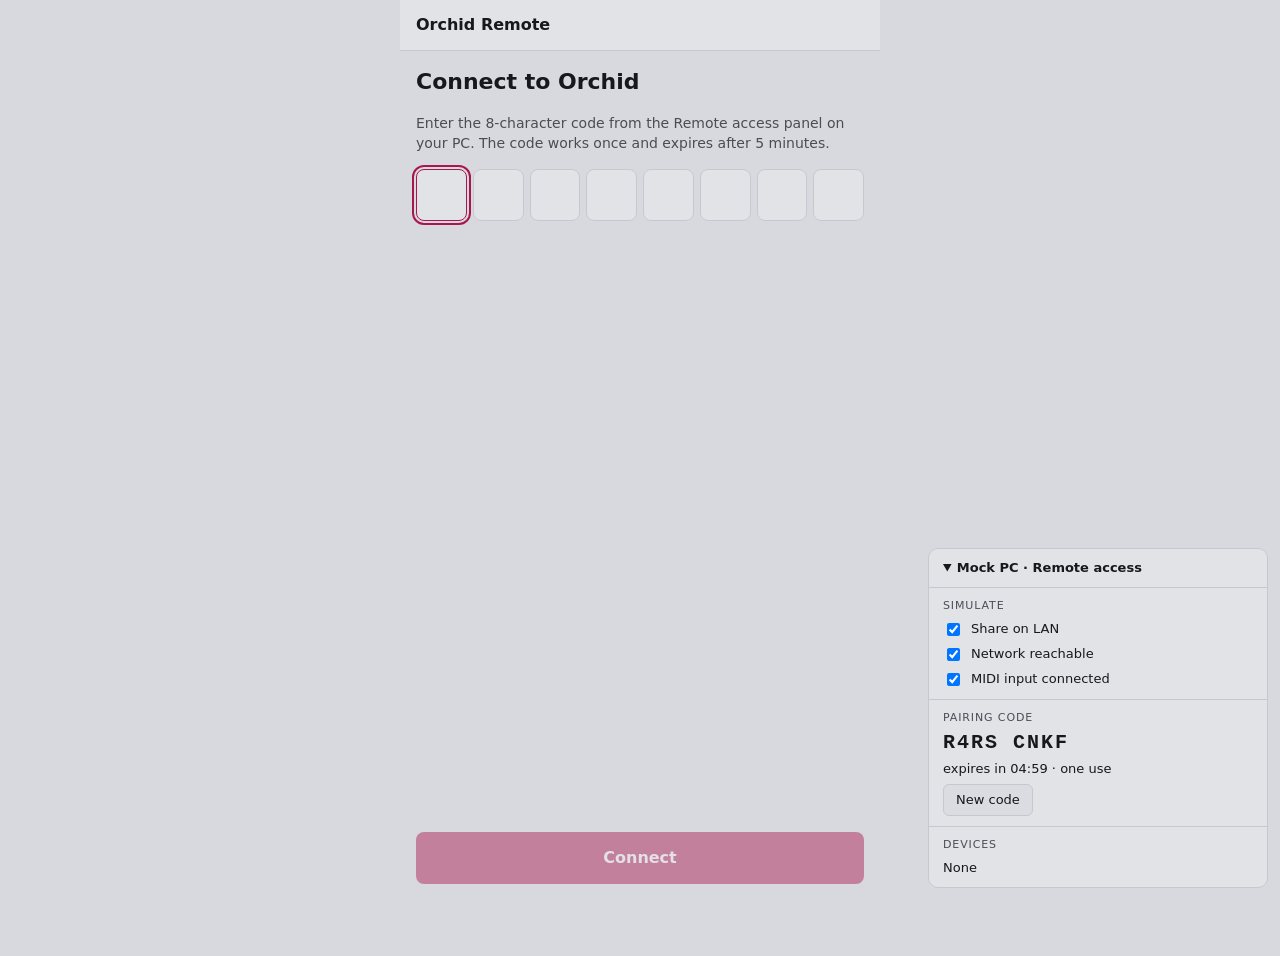
<file: Orchid.Remote/wwwroot/index.html>
<!doctype html>
<html lang="en">
<head>
<meta charset="utf-8">
<meta name="viewport" content="width=device-width, initial-scale=1">
<meta name="color-scheme" content="light dark">
<title>Orchid Remote</title>
<link rel="stylesheet" href="remote.css">
<link rel="stylesheet" href="components/components.css">
</head>
<body>
<main class="app">

  <section data-view="pair" hidden>
    <header class="bar"><span class="name">Orchid Remote</span></header>
    <div class="body">
      <h1 class="lead">Connect to Orchid</h1>
      <p class="muted">Enter the 8-character code from the Remote access panel on your PC. The code works once and expires after 5 minutes.</p>
      <div class="cells" id="cells" role="group" aria-label="8-character pairing code"></div>
      <p class="error" id="pair-error" role="alert" hidden></p>
      <div class="spacer"></div>
      <button class="btn primary" id="connect" type="button" disabled>Connect</button>
    </div>
  </section>

  <section data-view="waiting" hidden>
    <header class="bar"><span class="name">Orchid Remote</span></header>
    <div class="body">
      <h1 class="lead">Confirm on your PC</h1>
      <p class="muted">Approve this request in Orchid. Check that the word below matches the one on the PC before you approve.</p>
      <div class="verify" aria-live="polite">
        <div class="muted">Verification word</div>
        <div class="word" id="verification">&nbsp;</div>
      </div>
      <div class="meta"><span>This device</span><span id="device-name"></span></div>
      <p class="error" id="wait-error" role="alert" hidden></p>
      <div class="spacer"></div>
      <button class="btn" id="cancel" type="button">Cancel</button>
    </div>
  </section>

  <section data-view="control" hidden>
    <header class="bar">
      <span class="name">Orchid</span>
      <span class="where"><span class="dot ok" id="dot"></span><span id="conn">Connected</span></span>
    </header>
    <div class="body">
      <div class="time">
        <div class="t" id="elapsed" aria-label="Elapsed recording time">00:00.0</div>
        <div class="s" id="status" aria-live="polite">Ready · 4/4</div>
      </div>
      <div class="card">
        <div class="bpm">
          <button class="step" id="minus" type="button" aria-label="Decrease BPM"><svg viewBox="0 0 24 24" fill="none" stroke="currentColor" stroke-width="2" stroke-linecap="round"><path d="M5 12h14"/></svg></button>
          <div class="val"><b id="bpm">120</b><span>BPM</span></div>
          <button class="step" id="plus" type="button" aria-label="Increase BPM"><svg viewBox="0 0 24 24" fill="none" stroke="currentColor" stroke-width="2" stroke-linecap="round"><path d="M5 12h14M12 5v14"/></svg></button>
        </div>
        <div class="seg" id="pulse" role="group" aria-label="Pulse"></div>
        <div class="beats-row">
          <div>
            <div class="beats-label">STRONG BEATS</div>
            <div id="beats-summary"></div>
          </div>
          <button class="btn compact" id="beats-edit" type="button">Edit</button>
        </div>
      </div>
      <p class="lock" id="lock" hidden>Locked while recording</p>
      <p class="error" id="control-error" role="alert" hidden></p>
      <div class="meta"><span>MIDI input</span><span id="midi">–</span></div>
      <div class="spacer"></div>
      <button class="btn primary" id="go" type="button">
        <svg id="go-icon" viewBox="0 0 24 24" fill="none" stroke="currentColor" stroke-width="2"><circle cx="12" cy="12" r="9"/></svg>
        <span id="go-label">Start session</span>
      </button>
      <button class="link" id="disconnect" type="button">Disconnect this device</button>
    </div>
  </section>

  <section data-view="lost" hidden>
    <header class="bar"><span class="name">Orchid</span><span class="where"><span class="dot bad"></span>Disconnected</span></header>
    <div class="body">
      <h1 class="lead" id="lost-title">Connection lost</h1>
      <p class="muted" id="lost-text"></p>
      <div class="spacer"></div>
      <button class="btn primary" id="reconnect" type="button">Reconnect</button>
      <button class="btn" id="new-code" type="button">Enter a new code</button>
    </div>
  </section>

</main>

<!-- Transport. The mock implements the contract in docs/orchid-design/REMOTE-DOD.md; replace this tag with the real client. -->
<script src="mock/mock-api.js"></script>
<script src="components/modal.js"></script>
<script src="components/beat-bars.js"></script>
<script src="remote.js"></script>
<script src="mock/mock-pc.js"></script>
</body>
</html>
</file>
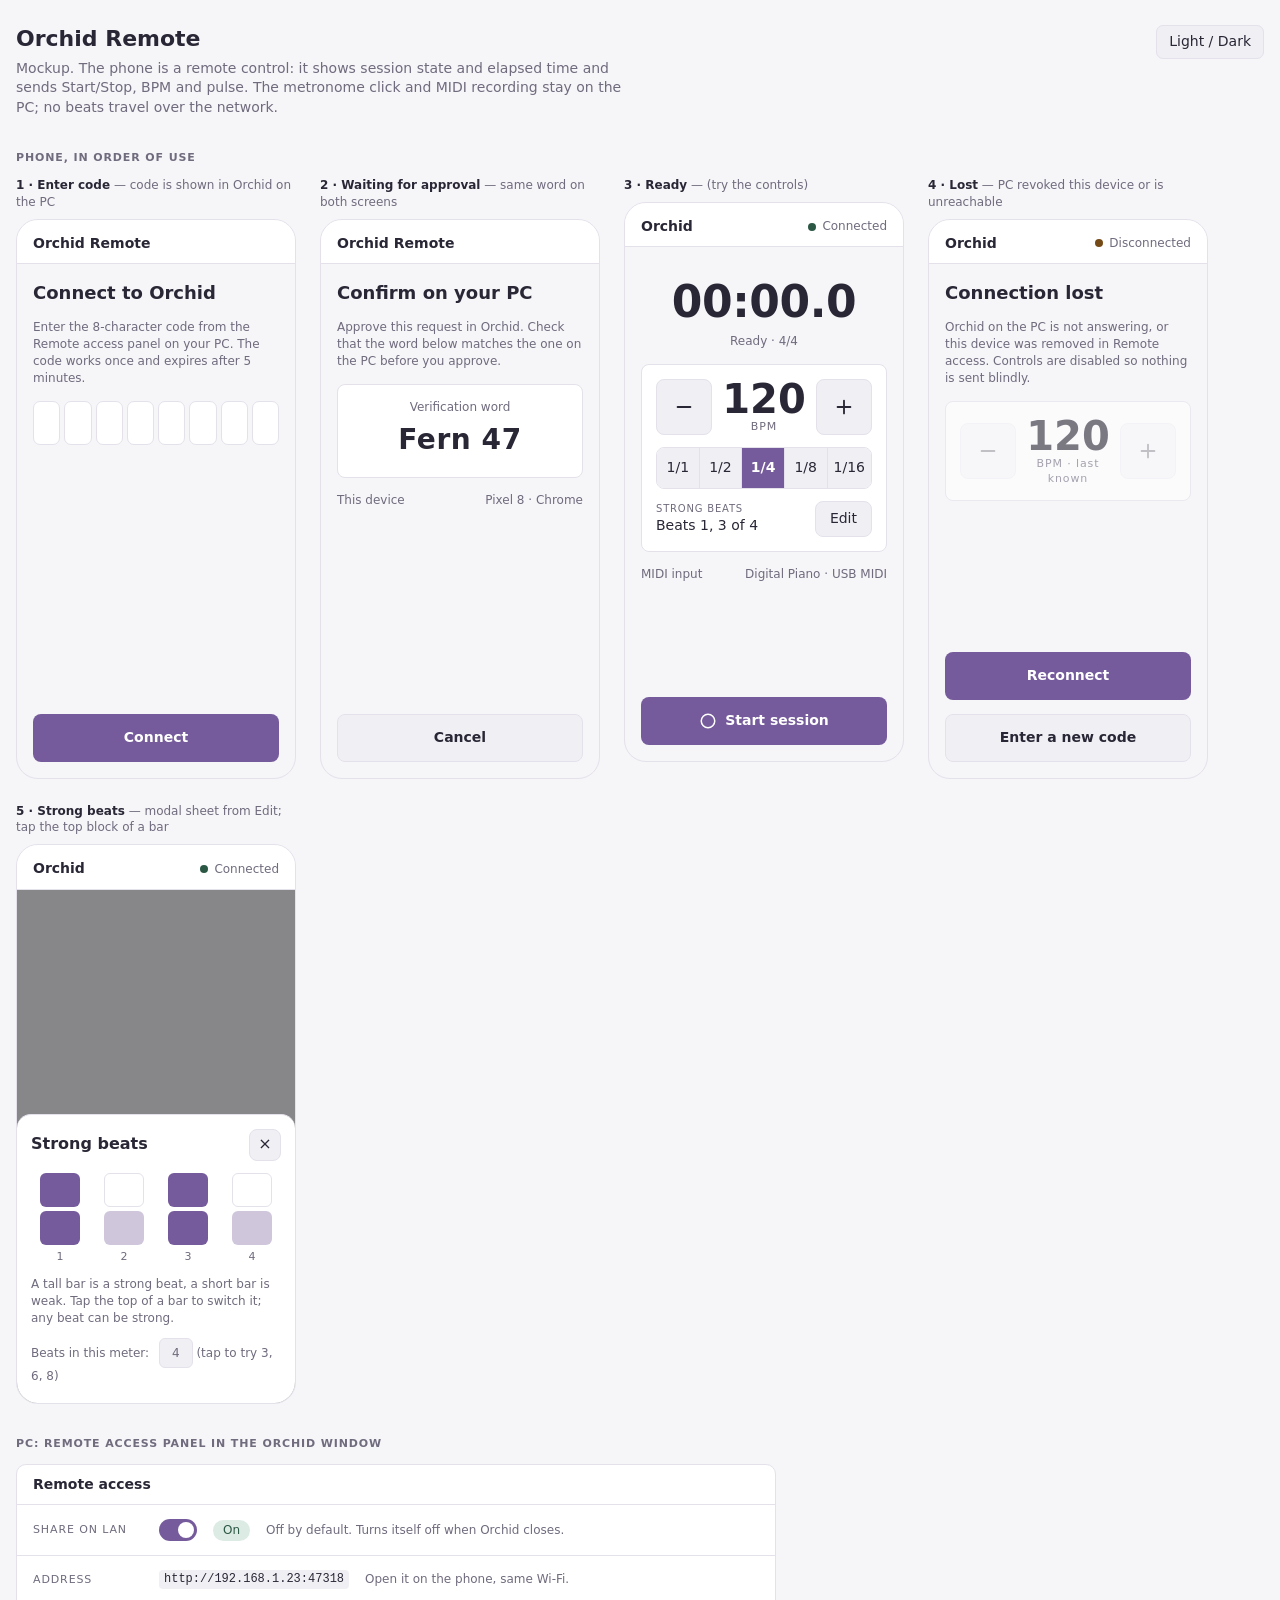
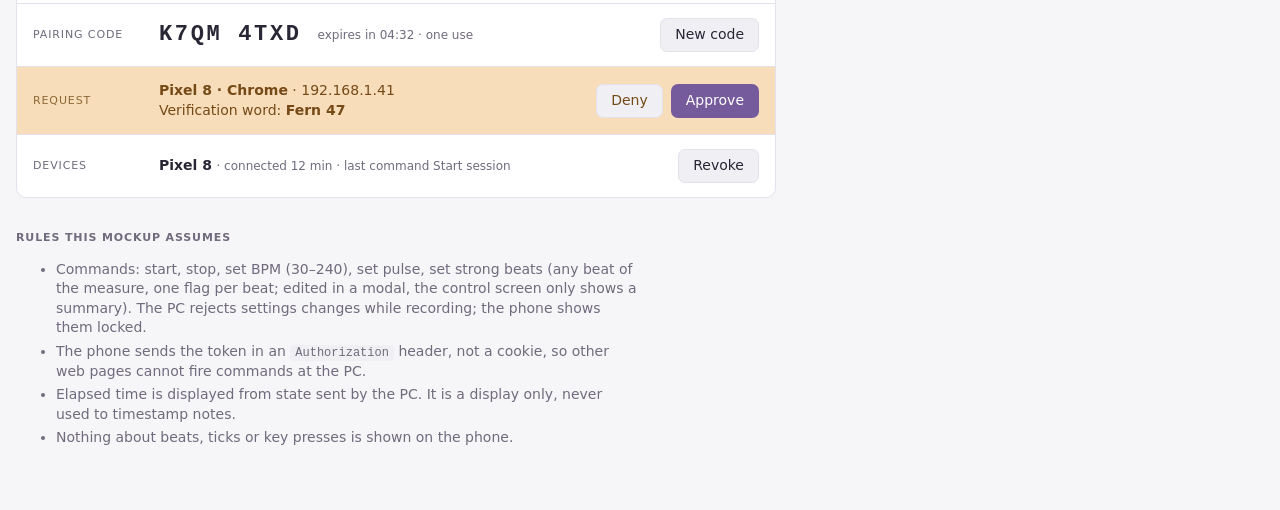
<file: docs/orchid-design/remote-mockup.html>
<!doctype html>
<html lang="en">
<head>
<meta charset="utf-8">
<meta name="viewport" content="width=device-width, initial-scale=1">
<title>Orchid Remote mockup</title>
<style>
  /* Tokens from UI-SPEC.md so the remote matches the desktop app. */
  :root {
    --bg: #F6F5F8; --surface: #FFFFFF; --subtle: #F0EFF4; --text: #292735; --muted: #706B7D;
    --border: #E4E1EB; --accent: #755B9B; --on-accent: #FFFFFF; --live: #2B5844; --live-bg: #DCEBE4;
    --warn: #754A17; --warn-bg: #F7DDBA;
  }
  @media (prefers-color-scheme: dark) {
    :root:not([data-theme="light"]) {
      --bg: #17171D; --surface: #202027; --subtle: #292932; --text: #E9E7EF; --muted: #AAA5B8;
      --border: #383640; --accent: #C1A8E4; --on-accent: #21142E; --live: #C3E3D0; --live-bg: #29473C;
      --warn: #FFE4BC; --warn-bg: #715133;
    }
  }
  :root[data-theme="dark"] {
    --bg: #17171D; --surface: #202027; --subtle: #292932; --text: #E9E7EF; --muted: #AAA5B8;
    --border: #383640; --accent: #C1A8E4; --on-accent: #21142E; --live: #C3E3D0; --live-bg: #29473C;
    --warn: #FFE4BC; --warn-bg: #715133;
  }
  * { box-sizing: border-box; }
  body { margin: 0; background: var(--bg); color: var(--text); font: 14px/1.4 system-ui, "Segoe UI", Roboto, sans-serif; }
  .page { max-width: 1280px; margin: 0 auto; padding: 24px 16px 48px; }
  header.top { display: flex; justify-content: space-between; align-items: baseline; gap: 16px; flex-wrap: wrap; margin-bottom: 8px; }
  h1 { font-size: 22px; margin: 0; font-weight: 600; }
  h2 { font-size: 11px; letter-spacing: .08em; text-transform: uppercase; color: var(--muted); font-weight: 600; margin: 32px 0 12px; }
  p.note { color: var(--muted); margin: 4px 0 0; max-width: 70ch; }
  button { font: inherit; color: inherit; cursor: pointer; }
  .theme-toggle { background: var(--subtle); border: 1px solid var(--border); border-radius: 7px; padding: 6px 12px; }

  .phones { display: flex; flex-wrap: wrap; gap: 24px; align-items: flex-start; }
  .phone-wrap { width: 280px; }
  .caption { font-size: 12px; color: var(--muted); margin: 0 0 8px; }
  .caption b { color: var(--text); font-weight: 600; }
  .phone { width: 280px; height: 560px; border: 1px solid var(--border); border-radius: 22px; background: var(--bg);
           display: flex; flex-direction: column; overflow: hidden; }
  .bar { display: flex; align-items: center; gap: 8px; padding: 14px 16px 10px; border-bottom: 1px solid var(--border); background: var(--surface); }
  .bar .name { font-weight: 600; }
  .bar .where { color: var(--muted); font-size: 12px; margin-left: auto; display: flex; align-items: center; gap: 6px; }
  .dot { width: 8px; height: 8px; border-radius: 50%; background: var(--muted); display: inline-block; }
  .dot.ok { background: var(--live); } .dot.rec { background: var(--accent); } .dot.bad { background: var(--warn); }
  .body { flex: 1; padding: 16px; display: flex; flex-direction: column; gap: 14px; }
  .lead { font-size: 18px; font-weight: 600; margin: 0; }
  .muted { color: var(--muted); font-size: 12px; }

  .cells { display: grid; grid-template-columns: repeat(8, 1fr); gap: 4px; }
  .cells input { width: 100%; height: 44px; text-align: center; font: 600 18px ui-monospace, "Cascadia Mono", Consolas, monospace;
                 text-transform: uppercase; background: var(--surface); color: var(--text); border: 1px solid var(--border);
                 border-radius: 7px; padding: 0; }
  .cells input:focus { outline: 2px solid var(--accent); outline-offset: 0; border-color: transparent; }
  .btn { width: 100%; height: 48px; border-radius: 8px; border: 1px solid var(--border); background: var(--subtle); font-weight: 600;
         display: flex; align-items: center; justify-content: center; gap: 8px; }
  .btn.primary { background: var(--accent); color: var(--on-accent); border-color: transparent; }
  .btn:disabled { opacity: .45; cursor: not-allowed; }
  .btn svg { width: 18px; height: 18px; flex: none; }
  .verify { background: var(--surface); border: 1px solid var(--border); border-radius: 8px; padding: 14px; text-align: center; }
  .verify .word { font-size: 28px; font-weight: 600; letter-spacing: .02em; margin: 4px 0; }

  .time { text-align: center; padding: 8px 0 0; }
  .time .t { font-size: 44px; font-weight: 600; font-variant-numeric: tabular-nums; letter-spacing: -.01em; }
  .time .s { font-size: 12px; color: var(--muted); display: flex; align-items: center; gap: 6px; justify-content: center; }
  .card { background: var(--surface); border: 1px solid var(--border); border-radius: 8px; padding: 14px; }
  .bpm { display: grid; grid-template-columns: 56px 1fr 56px; align-items: center; gap: 8px; }
  .bpm .step { height: 56px; border-radius: 8px; border: 1px solid var(--border); background: var(--subtle); display: grid; place-items: center; }
  .bpm .step:disabled { opacity: .45; cursor: not-allowed; }
  .bpm .step svg { width: 22px; height: 22px; }
  .bpm .val { text-align: center; }
  .bpm .val b { font-size: 40px; font-weight: 600; font-variant-numeric: tabular-nums; line-height: 1; }
  .bpm .val span { display: block; font-size: 11px; letter-spacing: .08em; color: var(--muted); }
  .seg { display: grid; grid-template-columns: repeat(5, 1fr); border: 1px solid var(--border); border-radius: 8px; overflow: hidden; margin-top: 12px; }
  .seg button { height: 40px; border: 0; border-right: 1px solid var(--border); background: var(--subtle); }
  .seg button:last-child { border-right: 0; }
  .seg button[aria-pressed="true"] { background: var(--accent); color: var(--on-accent); font-weight: 600; }
  .seg button:disabled { opacity: .45; cursor: not-allowed; }
  .beats-row { margin-top: 12px; display: flex; align-items: center; justify-content: space-between; gap: 8px; }
  .beats-label { font-size: 10px; letter-spacing: .08em; color: var(--muted); }
  .beats-row button { height: 36px; padding: 0 14px; border-radius: 8px; border: 1px solid var(--border); background: var(--subtle); }
  .beats-row button:disabled { opacity: .45; cursor: not-allowed; }
  .scrim { position: relative; flex: 1; }
  .scrim::before { content: ""; position: absolute; inset: 0; background: rgb(0 0 0 / .45); }
  .sheet { position: absolute; left: 0; right: 0; bottom: 0; background: var(--surface); border-top: 1px solid var(--border); border-radius: 14px 14px 0 0; padding: 14px 14px 18px; display: grid; gap: 12px; }
  .sheet-head { display: flex; justify-content: space-between; align-items: center; font-weight: 600; font-size: 16px; }
  .sheet-head span { width: 32px; height: 32px; display: grid; place-items: center; border: 1px solid var(--border); border-radius: 8px; background: var(--subtle); font-weight: 400; }
  .beat-bars { display: grid; grid-template-columns: repeat(auto-fit, minmax(28px, 1fr)); gap: 10px 6px; }
  .beat-bars .column { display: flex; flex-direction: column; align-items: center; gap: 4px; }
  .beat-bars .block { width: min(100%, 40px); height: 34px; padding: 0; border-radius: 6px; border: 1px solid transparent; cursor: pointer; }
  .beat-bars .on { background: var(--accent); }
  .beat-bars .weak { background: color-mix(in srgb, var(--accent) 35%, var(--surface)); }
  .beat-bars .off { background: var(--surface); border-color: var(--border); }
  .beat-bars .number { font-size: 11px; color: var(--muted); }
  .lock { font-size: 12px; color: var(--warn); background: var(--warn-bg); border-radius: 6px; padding: 6px 10px; }
  .device { display: flex; justify-content: space-between; font-size: 12px; color: var(--muted); }
  .spacer { flex: 1; }

  /* PC side */
  .pc { border: 1px solid var(--border); border-radius: 10px; background: var(--surface); overflow: hidden; max-width: 760px; }
  .pc .titlebar { padding: 10px 16px; border-bottom: 1px solid var(--border); font-weight: 600; }
  .pc .row { display: flex; align-items: center; gap: 16px; padding: 14px 16px; border-bottom: 1px solid var(--border); flex-wrap: wrap; }
  .pc .row:last-child { border-bottom: 0; }
  .pc .label { color: var(--muted); font-size: 11px; letter-spacing: .08em; text-transform: uppercase; min-width: 110px; }
  .code { font: 600 22px ui-monospace, "Cascadia Mono", Consolas, monospace; letter-spacing: .12em; }
  .pill { font-size: 12px; background: var(--live-bg); color: var(--live); border-radius: 999px; padding: 2px 10px; }
  .pill.off { background: var(--subtle); color: var(--muted); }
  .sw { width: 38px; height: 22px; border-radius: 11px; background: var(--accent); position: relative; border: 0; padding: 0; }
  .sw::after { content: ""; position: absolute; top: 3px; left: 19px; width: 16px; height: 16px; border-radius: 50%; background: var(--on-accent); }
  .pc .actions { margin-left: auto; display: flex; gap: 8px; }
  .pc .actions button { height: 34px; padding: 0 14px; border-radius: 7px; border: 1px solid var(--border); background: var(--subtle); }
  .pc .actions .primary { background: var(--accent); color: var(--on-accent); border-color: transparent; }
  .pending { background: var(--warn-bg); color: var(--warn); }
  .pending .label { color: inherit; opacity: .8; }
  .flow { color: var(--muted); max-width: 70ch; }
  .flow li { margin: 4px 0; }
  code { font-family: ui-monospace, "Cascadia Mono", Consolas, monospace; font-size: 12px; background: var(--subtle); padding: 1px 5px; border-radius: 4px; }
</style>
</head>
<body>
<div class="page">
  <header class="top">
    <div>
      <h1>Orchid Remote</h1>
      <p class="note">Mockup. The phone is a remote control: it shows session state and elapsed time and sends Start/Stop, BPM and pulse. The metronome click and MIDI recording stay on the PC; no beats travel over the network.</p>
    </div>
    <button class="theme-toggle" id="theme" type="button">Light / Dark</button>
  </header>

  <h2>Phone, in order of use</h2>
  <div class="phones">

    <div class="phone-wrap">
      <p class="caption"><b>1 · Enter code</b> — code is shown in Orchid on the PC</p>
      <div class="phone">
        <div class="bar"><span class="name">Orchid Remote</span></div>
        <div class="body">
          <p class="lead">Connect to Orchid</p>
          <p class="muted" style="margin:0">Enter the 8-character code from the Remote access panel on your PC. The code works once and expires after 5 minutes.</p>
          <div class="cells" id="cells" aria-label="8-character pairing code">
            <input maxlength="1" inputmode="text" autocapitalize="characters" autocomplete="off" aria-label="Character 1">
            <input maxlength="1" inputmode="text" autocapitalize="characters" autocomplete="off" aria-label="Character 2">
            <input maxlength="1" inputmode="text" autocapitalize="characters" autocomplete="off" aria-label="Character 3">
            <input maxlength="1" inputmode="text" autocapitalize="characters" autocomplete="off" aria-label="Character 4">
            <input maxlength="1" inputmode="text" autocapitalize="characters" autocomplete="off" aria-label="Character 5">
            <input maxlength="1" inputmode="text" autocapitalize="characters" autocomplete="off" aria-label="Character 6">
            <input maxlength="1" inputmode="text" autocapitalize="characters" autocomplete="off" aria-label="Character 7">
            <input maxlength="1" inputmode="text" autocapitalize="characters" autocomplete="off" aria-label="Character 8">
          </div>
          <div class="spacer"></div>
          <button class="btn primary" type="button">Connect</button>
        </div>
      </div>
    </div>

    <div class="phone-wrap">
      <p class="caption"><b>2 · Waiting for approval</b> — same word on both screens</p>
      <div class="phone">
        <div class="bar"><span class="name">Orchid Remote</span></div>
        <div class="body">
          <p class="lead">Confirm on your PC</p>
          <p class="muted" style="margin:0">Approve this request in Orchid. Check that the word below matches the one on the PC before you approve.</p>
          <div class="verify">
            <div class="muted">Verification word</div>
            <div class="word">Fern 47</div>
          </div>
          <div class="device"><span>This device</span><span>Pixel 8 · Chrome</span></div>
          <div class="spacer"></div>
          <button class="btn" type="button">Cancel</button>
        </div>
      </div>
    </div>

    <div class="phone-wrap">
      <p class="caption"><b>3 · Ready</b> — (try the controls)</p>
      <div class="phone" id="remote">
        <div class="bar"><span class="name">Orchid</span><span class="where"><span class="dot ok" id="dot"></span><span id="conn">Connected</span></span></div>
        <div class="body">
          <div class="time">
            <div class="t" id="elapsed">00:00.0</div>
            <div class="s"><span id="state">Ready · 4/4</span></div>
          </div>
          <div class="card">
            <div class="bpm">
              <button class="step" id="minus" type="button" aria-label="Decrease BPM"><svg viewBox="0 0 24 24" fill="none" stroke="currentColor" stroke-width="2" stroke-linecap="round"><path d="M5 12h14"/></svg></button>
              <div class="val"><b id="bpm">120</b><span>BPM</span></div>
              <button class="step" id="plus" type="button" aria-label="Increase BPM"><svg viewBox="0 0 24 24" fill="none" stroke="currentColor" stroke-width="2" stroke-linecap="round"><path d="M5 12h14M12 5v14"/></svg></button>
            </div>
            <div class="seg" id="pulse" role="group" aria-label="Pulse">
              <button type="button" aria-pressed="false">1/1</button>
              <button type="button" aria-pressed="false">1/2</button>
              <button type="button" aria-pressed="true">1/4</button>
              <button type="button" aria-pressed="false">1/8</button>
              <button type="button" aria-pressed="false">1/16</button>
            </div>
            <div class="beats-row">
              <div><div class="beats-label">STRONG BEATS</div><div id="beats-summary">Beats 1, 3 of 4</div></div>
              <button type="button" id="beats-edit">Edit</button>
            </div>
          </div>
          <div class="lock" id="lock" hidden>Locked while recording</div>
          <div class="device"><span>MIDI input</span><span>Digital Piano · USB MIDI</span></div>
          <div class="spacer"></div>
          <button class="btn primary" id="go" type="button">
            <svg viewBox="0 0 24 24" fill="none" stroke="currentColor" stroke-width="2"><circle cx="12" cy="12" r="9"/></svg>
            <span id="golabel">Start session</span>
          </button>
        </div>
      </div>
    </div>

    <div class="phone-wrap">
      <p class="caption"><b>4 · Lost</b> — PC revoked this device or is unreachable</p>
      <div class="phone">
        <div class="bar"><span class="name">Orchid</span><span class="where"><span class="dot bad"></span>Disconnected</span></div>
        <div class="body">
          <p class="lead">Connection lost</p>
          <p class="muted" style="margin:0">Orchid on the PC is not answering, or this device was removed in Remote access. Controls are disabled so nothing is sent blindly.</p>
          <div class="card" style="opacity:.6">
            <div class="bpm">
              <button class="step" disabled aria-label="Decrease BPM"><svg viewBox="0 0 24 24" fill="none" stroke="currentColor" stroke-width="2" stroke-linecap="round"><path d="M5 12h14"/></svg></button>
              <div class="val"><b>120</b><span>BPM · last known</span></div>
              <button class="step" disabled aria-label="Increase BPM"><svg viewBox="0 0 24 24" fill="none" stroke="currentColor" stroke-width="2" stroke-linecap="round"><path d="M5 12h14M12 5v14"/></svg></button>
            </div>
          </div>
          <div class="spacer"></div>
          <button class="btn primary" type="button">Reconnect</button>
          <button class="btn" type="button">Enter a new code</button>
        </div>
      </div>
    </div>

    <div class="phone-wrap">
      <p class="caption"><b>5 · Strong beats</b> — modal sheet from Edit; tap the top block of a bar</p>
      <div class="phone" style="position:relative">
        <div class="bar"><span class="name">Orchid</span><span class="where"><span class="dot ok"></span>Connected</span></div>
        <div class="scrim"></div>
        <div class="sheet">
          <div class="sheet-head">Strong beats <span>×</span></div>
          <div class="beat-bars" id="bars" role="group" aria-label="Strong beats"></div>
          <div class="muted">A tall bar is a strong beat, a short bar is weak. Tap the top of a bar to switch it; any beat can be strong.</div>
          <div class="muted">Beats in this meter: <button type="button" id="meter" style="margin-left:6px;height:30px;padding:0 12px;border-radius:6px;border:1px solid var(--border);background:var(--subtle)">4</button> (tap to try 3, 6, 8)</div>
        </div>
      </div>
    </div>
  </div>

  <h2>PC: Remote access panel in the Orchid window</h2>
  <div class="pc">
    <div class="titlebar">Remote access</div>
    <div class="row">
      <span class="label">Share on LAN</span>
      <button class="sw" type="button" aria-label="Share on local network" aria-pressed="true"></button>
      <span class="pill">On</span>
      <span class="muted">Off by default. Turns itself off when Orchid closes.</span>
    </div>
    <div class="row">
      <span class="label">Address</span>
      <code>http://192.168.1.23:47318</code>
      <span class="muted">Open it on the phone, same Wi-Fi.</span>
    </div>
    <div class="row">
      <span class="label">Pairing code</span>
      <span class="code">K7QM 4TXD</span>
      <span class="muted">expires in 04:32 · one use</span>
      <div class="actions"><button type="button">New code</button></div>
    </div>
    <div class="row pending">
      <span class="label">Request</span>
      <div>
        <div><b>Pixel 8 · Chrome</b> · 192.168.1.41</div>
        <div>Verification word: <b>Fern 47</b></div>
      </div>
      <div class="actions"><button type="button">Deny</button><button class="primary" type="button">Approve</button></div>
    </div>
    <div class="row">
      <span class="label">Devices</span>
      <div><b>Pixel 8</b> <span class="muted">· connected 12 min · last command Start session</span></div>
      <div class="actions"><button type="button">Revoke</button></div>
    </div>
  </div>

  <h2>Rules this mockup assumes</h2>
  <ul class="flow">
    <li>Commands: start, stop, set BPM (30–240), set pulse, set strong beats (any beat of the measure, one flag per beat; edited in a modal, the control screen only shows a summary). The PC rejects settings changes while recording; the phone shows them locked.</li>
    <li>The phone sends the token in an <code>Authorization</code> header, not a cookie, so other web pages cannot fire commands at the PC.</li>
    <li>Elapsed time is displayed from state sent by the PC. It is a display only, never used to timestamp notes.</li>
    <li>Nothing about beats, ticks or key presses is shown on the phone.</li>
  </ul>
</div>

<script>
  // Mockup behavior only: nothing is sent anywhere.
  const root = document.documentElement;
  document.getElementById('theme').addEventListener('click', () => {
    const dark = getComputedStyle(root).getPropertyValue('--bg').trim() === '#17171D';
    root.dataset.theme = dark ? 'light' : 'dark';
  });

  const cells = [...document.querySelectorAll('#cells input')];
  cells.forEach((cell, i) => {
    cell.addEventListener('input', () => { cell.value = cell.value.replace(/[^a-z0-9]/gi, '').toUpperCase(); if (cell.value && cells[i + 1]) cells[i + 1].focus(); });
    cell.addEventListener('keydown', e => { if (e.key === 'Backspace' && !cell.value && cells[i - 1]) cells[i - 1].focus(); });
    cell.addEventListener('paste', e => {
      const text = (e.clipboardData.getData('text') || '').replace(/[^a-z0-9]/gi, '').toUpperCase().slice(0, 8);
      if (!text) return;
      e.preventDefault();
      cells.forEach((c, j) => c.value = text[j] || '');
      (cells[Math.min(text.length, 7)]).focus();
    });
  });

  let bpm = 120, recording = false, seconds = 0, timer = null;
  const $ = id => document.getElementById(id);
  const pulseButtons = [...document.querySelectorAll('#pulse button')];
  const controls = [$('minus'), $('plus'), ...pulseButtons, $('beats-edit')];
  const fmt = s => String(Math.floor(s / 60)).padStart(2, '0') + ':' + (s % 60).toFixed(1).padStart(4, '0');

  function setBpm(v) { bpm = Math.min(240, Math.max(30, v)); $('bpm').textContent = bpm; }
  $('minus').addEventListener('click', () => setBpm(bpm - 1));
  $('plus').addEventListener('click', () => setBpm(bpm + 1));
  pulseButtons.forEach(b => b.addEventListener('click', () => pulseButtons.forEach(x => x.setAttribute('aria-pressed', String(x === b)))));

  // The sheet: the same bars as the real component, so the mockup shows how any meter lays out.
  let beats = [true, false, true, false];
  const describe = b => { const s = b.flatMap((f, i) => f ? [i + 1] : []); return !s.length ? 'No strong beats' : s.length === b.length ? `Every beat is strong (${b.length})` : s.length === 1 ? `Beat ${s[0]} of ${b.length}` : `Beats ${s.join(', ')} of ${b.length}`; };
  function drawBars() {
    $('bars').replaceChildren(...beats.map((strong, i) => {
      const column = Object.assign(document.createElement('div'), { className: 'column' });
      const top = Object.assign(document.createElement('button'), { type: 'button', className: 'block ' + (strong ? 'on' : 'off') });
      const bottom = Object.assign(document.createElement('button'), { type: 'button', className: 'block ' + (strong ? 'on' : 'weak') });
      top.setAttribute('aria-label', `Beat ${i + 1}: ${strong ? 'strong' : 'weak'}, activate to make it ${strong ? 'weak' : 'strong'}`);
      bottom.setAttribute('aria-label', `Beat ${i + 1}: make weak`);
      top.addEventListener('click', () => { beats[i] = !beats[i]; drawBars(); });
      bottom.addEventListener('click', () => { beats[i] = false; drawBars(); });
      column.append(top, bottom, Object.assign(document.createElement('span'), { className: 'number', textContent: String(i + 1) }));
      return column;
    }));
    $('beats-summary').textContent = describe(beats);
    $('meter').textContent = beats.length;
  }
  $('meter').addEventListener('click', () => {
    const sizes = [3, 4, 6, 8]; const next = sizes[(sizes.indexOf(beats.length) + 1) % sizes.length];
    beats = Array.from({ length: next }, (_, i) => i === 0);
    drawBars();
  });
  drawBars();

  $('go').addEventListener('click', () => {
    recording = !recording;
    controls.forEach(c => c.disabled = recording);
    $('lock').hidden = !recording;
    $('golabel').textContent = recording ? 'Stop' : 'Start session';
    $('go').querySelector('svg').innerHTML = recording ? '<rect x="5" y="5" width="14" height="14" rx="2"/>' : '<circle cx="12" cy="12" r="9"/>';
    $('dot').className = 'dot ' + (recording ? 'rec' : 'ok');
    $('state').textContent = recording ? 'Recording' : 'Stopped · recording kept in memory';
    clearInterval(timer);
    if (recording) { seconds = 0; timer = setInterval(() => { seconds += .1; $('elapsed').textContent = fmt(seconds); }, 100); }
  });
</script>
</body>
</html>
</file>
<file: Orchid.Remote/wwwroot/remote.css>
/* Tokens from docs/orchid-design/UI-SPEC.md, same values as Orchid.Ui/Theme/ColorTokens.xaml. Status colors (live, warn, bad) are not chosen yet. */
:root {
  --bg: #D8D9DE; --surface: #E2E3E7; --subtle: #DBDCE1; --text: #17181C; --muted: #4A4D55;
  --border: #C6C8CF; --accent: #A8164F; --on-accent: #F2EAEE;
  --live: #2B5844; --live-bg: #DCEBE4; --warn: #754A17; --warn-bg: #F7DDBA; --bad: #9B2C3A;
}
@media (prefers-color-scheme: dark) {
  :root {
    --bg: #141416; --surface: #1C1D21; --subtle: #24252A; --text: #DCDDE2; --muted: #A2A4AC;
    --border: #34363D; --accent: #E8619A; --on-accent: #2A0716;
    --live: #C3E3D0; --live-bg: #29473C; --warn: #FFE4BC; --warn-bg: #715133; --bad: #F2A3AE;
  }
}
* { box-sizing: border-box; }
html, body { margin: 0; }
body { background: var(--bg); color: var(--text); font: 16px/1.4 system-ui, "Segoe UI", Roboto, sans-serif; }
button { font: inherit; color: inherit; cursor: pointer; }
button:focus-visible, input:focus-visible { outline: 2px solid var(--accent); outline-offset: 2px; }
[hidden] { display: none !important; }

.app { max-width: 480px; margin: 0 auto; min-height: 100dvh; display: flex; flex-direction: column; }
section[data-view] { flex: 1; display: flex; flex-direction: column; }
.bar { display: flex; align-items: center; gap: 8px; padding: 14px 16px; background: var(--surface); border-bottom: 1px solid var(--border); }
.bar .name { font-weight: 600; }
.bar .where { margin-left: auto; display: flex; align-items: center; gap: 6px; color: var(--muted); font-size: 13px; }
.dot { width: 8px; height: 8px; border-radius: 50%; background: var(--muted); }
.dot.ok { background: var(--live); } .dot.rec { background: var(--accent); } .dot.bad { background: var(--warn); }
.body { flex: 1; display: flex; flex-direction: column; gap: 16px; padding: 16px; }
.spacer { flex: 1; }
.lead { font-size: 22px; font-weight: 600; margin: 0; }
.muted { color: var(--muted); font-size: 14px; margin: 0; }
.error { color: var(--bad); font-size: 14px; margin: 0; }
.meta { display: flex; justify-content: space-between; gap: 12px; color: var(--muted); font-size: 14px; }

.cells { display: grid; grid-template-columns: repeat(8, 1fr); gap: 6px; }
.cells input { width: 100%; height: 52px; padding: 0; text-align: center; text-transform: uppercase;
  font: 600 20px ui-monospace, "Cascadia Mono", Consolas, monospace;
  background: var(--surface); color: var(--text); border: 1px solid var(--border); border-radius: 8px; }
.cells input:focus { border-color: var(--accent); }

.btn { width: 100%; min-height: 52px; border-radius: 8px; border: 1px solid var(--border); background: var(--subtle);
  font-weight: 600; display: flex; align-items: center; justify-content: center; gap: 8px; }
.btn.primary { background: var(--accent); color: var(--on-accent); border-color: transparent; }
.btn:disabled { opacity: .45; cursor: not-allowed; }
.btn svg { width: 20px; height: 20px; flex: none; }
.link { background: none; border: 0; color: var(--muted); font-size: 14px; padding: 8px; text-decoration: underline; }

.verify { background: var(--surface); border: 1px solid var(--border); border-radius: 8px; padding: 16px; text-align: center; }
.verify .word { font-size: 32px; font-weight: 600; margin-top: 4px; }

.time { text-align: center; padding-top: 8px; }
.time .t { font-size: 52px; font-weight: 600; letter-spacing: -.01em; font-variant-numeric: tabular-nums; }
.time .s { font-size: 14px; color: var(--muted); }
.card { background: var(--surface); border: 1px solid var(--border); border-radius: 8px; padding: 16px; }
.bpm { display: grid; grid-template-columns: 64px 1fr 64px; align-items: center; gap: 8px; }
.step { height: 64px; border-radius: 8px; border: 1px solid var(--border); background: var(--subtle); display: grid; place-items: center; }
.step svg { width: 24px; height: 24px; }
.step:disabled { opacity: .45; cursor: not-allowed; }
.val { text-align: center; }
.val b { font-size: 48px; line-height: 1; font-weight: 600; font-variant-numeric: tabular-nums; }
.val span { display: block; font-size: 11px; letter-spacing: .08em; color: var(--muted); }
.seg { display: grid; grid-template-columns: repeat(5, 1fr); margin-top: 16px; border: 1px solid var(--border); border-radius: 8px; overflow: hidden; }
.seg button { min-height: 48px; border: 0; border-right: 1px solid var(--border); background: var(--subtle); }
.seg button:last-child { border-right: 0; }
.seg button[aria-pressed="true"] { background: var(--accent); color: var(--on-accent); font-weight: 600; }
.seg button:disabled { opacity: .45; cursor: not-allowed; }
.beats-row { margin-top: 16px; display: flex; align-items: center; justify-content: space-between; gap: 12px; }
.beats-label { font-size: 11px; letter-spacing: .08em; color: var(--muted); }
.btn.compact { width: auto; min-height: 44px; padding: 0 20px; }
.lock { margin: 0; font-size: 14px; color: var(--warn); background: var(--warn-bg); border-radius: 6px; padding: 8px 12px; }
</file>
<file: Orchid.Remote/wwwroot/components/components.css>
/* Shared components. They read the same tokens as the page; --grid-bar and --grid-tick are Theme.xaml GridBar and GridTick.
   Strong beats use the bar color, not the accent: magenta is reserved for "now". */
:root { --grid-bar: #3E4048; --grid-tick: #7B7F89; }
@media (prefers-color-scheme: dark) { :root { --grid-bar: #A9ABB3; --grid-tick: #6C6F79; } }

dialog.modal { border: 0; padding: 0; background: transparent; color: var(--text); width: 100%; max-width: 560px; margin: auto auto 0; }
dialog.modal::backdrop { background: rgb(0 0 0 / .5); }
@media (min-width: 640px) { dialog.modal { margin: auto; } }
.modal-card { background: var(--surface); border: 1px solid var(--border); border-radius: 12px 12px 0 0; padding: 16px 16px 24px; display: grid; gap: 16px; }
@media (min-width: 640px) { .modal-card { border-radius: 12px; } }
.modal-header { display: flex; align-items: center; justify-content: space-between; gap: 12px; }
.modal-title { margin: 0; font-size: 22px; font-weight: 600; }
.modal-close { width: 44px; height: 44px; border-radius: 8px; border: 1px solid var(--border); background: var(--subtle); font-size: 22px; line-height: 1; cursor: pointer; color: inherit; }

/* Columns share the width but never drop below 28 px; a long measure wraps onto more rows. */
.beat-bars { display: grid; grid-template-columns: repeat(auto-fit, minmax(28px, 1fr)); gap: 12px 8px; }
.beat-bars .column { display: flex; flex-direction: column; align-items: center; gap: 4px; }
.beat-bars .block { flex: none; width: min(100%, 56px); height: 44px; padding: 0; border-radius: 6px; border: 1px solid transparent; cursor: pointer; color: inherit; }
.beat-bars .block.on { background: var(--grid-bar); }
.beat-bars .block.weak { background: var(--grid-tick); }
.beat-bars .block.off { background: var(--surface); border-color: var(--border); }
.beat-bars .block:disabled { opacity: .45; cursor: not-allowed; }
.beat-bars .number { font-size: 12px; color: var(--muted); text-align: center; }
</file>
